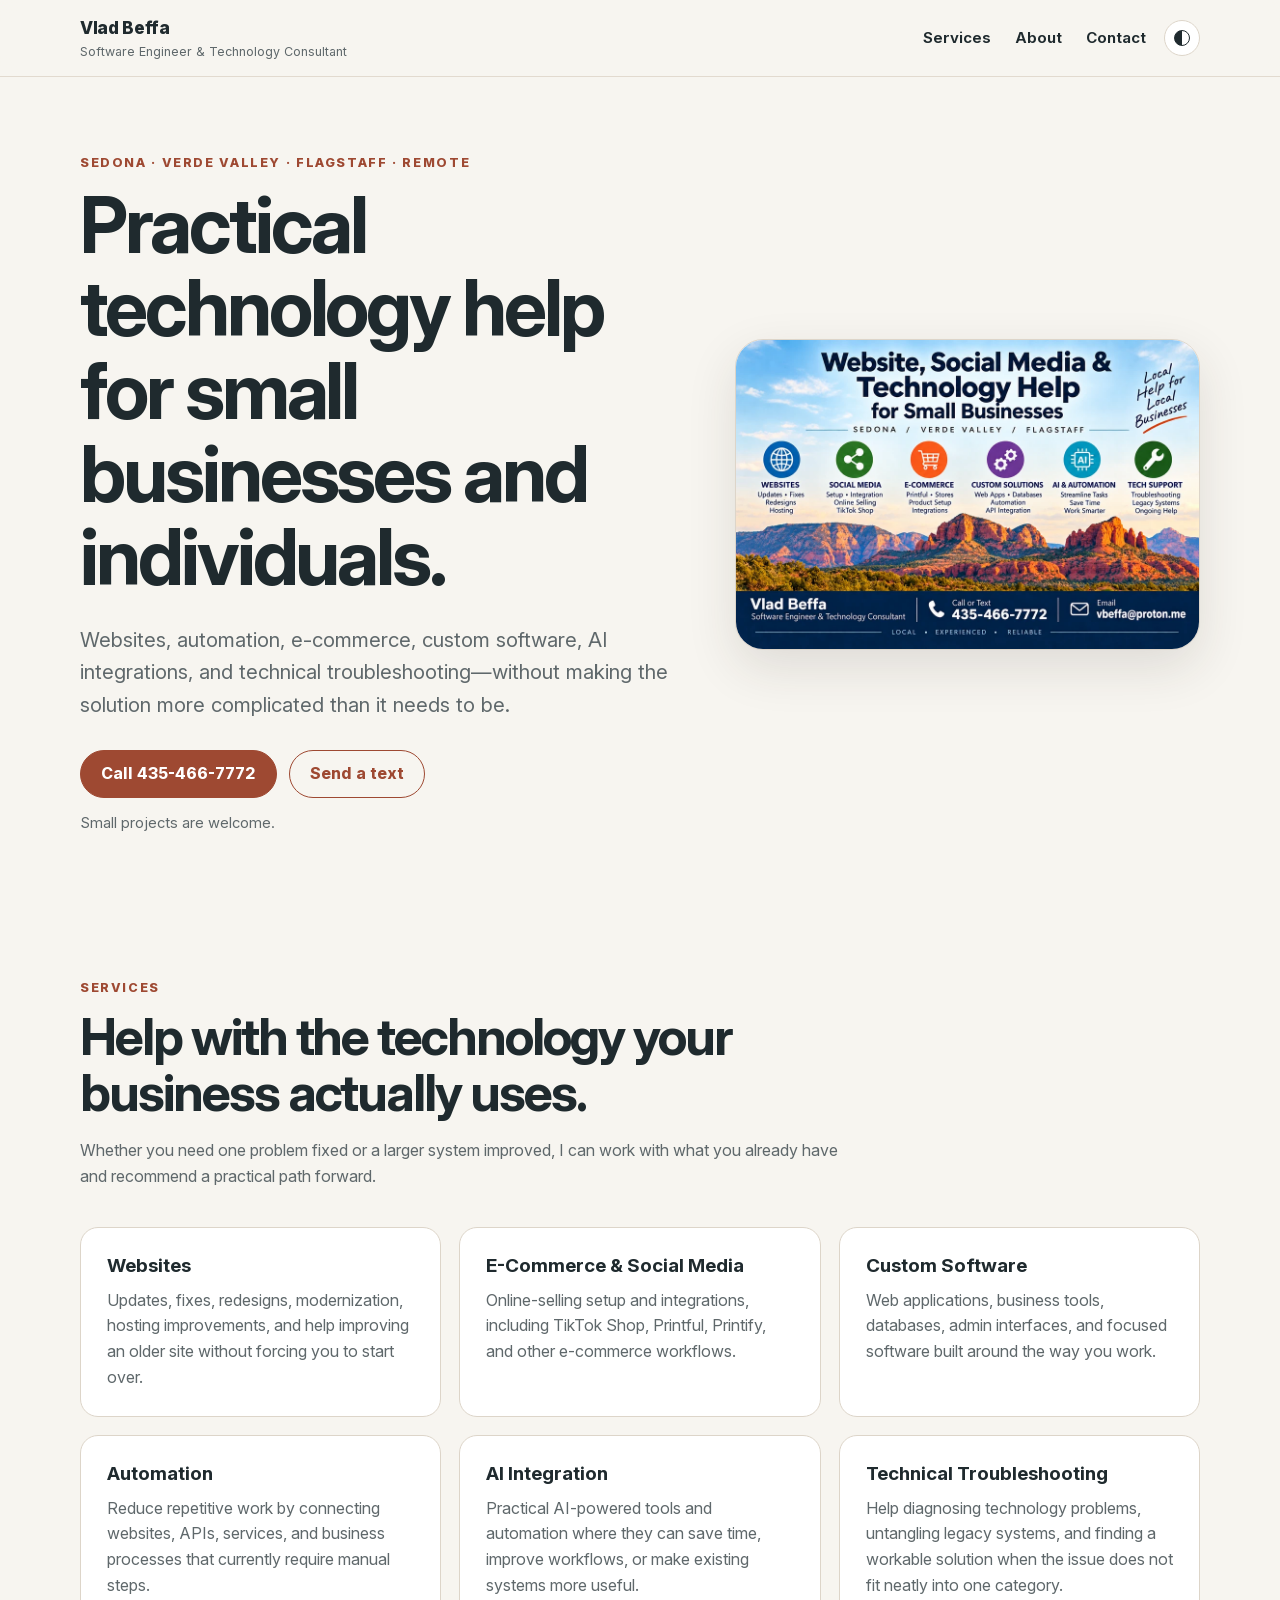
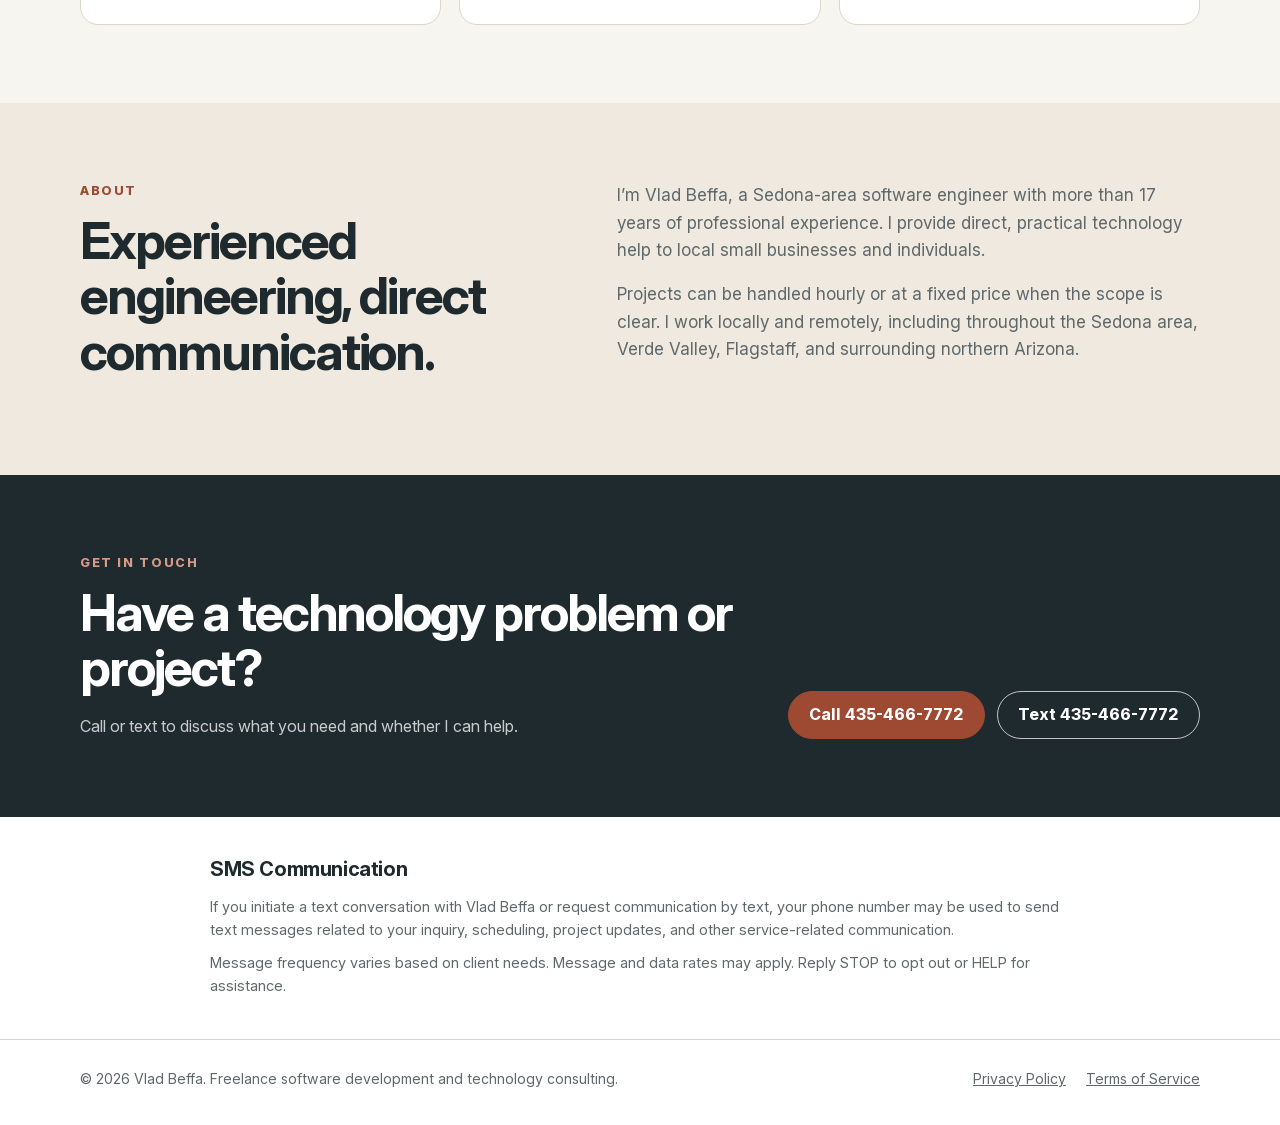
<file: index.html>
<!DOCTYPE html>
<html lang="en">
<head>
  <meta charset="UTF-8">
  <meta name="viewport" content="width=device-width, initial-scale=1.0">
  <meta
    name="description"
    content="Vlad Beffa provides practical website, software, automation, e-commerce, AI, and technology consulting for small businesses and individuals in Sedona, the Verde Valley, Flagstaff, and remotely."
  >
  <meta property="og:type" content="website">
  <meta property="og:url" content="https://vladbeffa.com/">
  <meta property="og:title" content="Vlad Beffa | Software Engineer &amp; Technology Consultant">
  <meta
    property="og:description"
    content="Vlad Beffa provides practical website, software, automation, e-commerce, AI, and technology consulting for small businesses and individuals in Sedona, the Verde Valley, Flagstaff, and remotely."
  >
  <meta property="og:image" content="https://vladbeffa.com/images/social-preview.jpg">
  <meta property="og:image:type" content="image/jpeg">
  <meta property="og:image:width" content="1200">
  <meta property="og:image:height" content="630">
  <meta
    property="og:image:alt"
    content="Vlad Beffa — Software Engineer & Technology Consultant"
  >
  <meta name="twitter:card" content="summary_large_image">
  <meta name="twitter:title" content="Vlad Beffa | Software Engineer & Technology Consultant">
  <meta
    name="twitter:description"
    content="Vlad Beffa provides practical website, software, automation, e-commerce, AI, and technology consulting for small businesses and individuals in Sedona, the Verde Valley, Flagstaff, and remotely."
  >
  <meta name="twitter:image" content="https://vladbeffa.com/images/social-preview.jpg">
  <meta
    name="twitter:image:alt"
    content="Vlad Beffa — Software Engineer & Technology Consultant"
  >
  <title>Vlad Beffa | Software Engineer & Technology Consultant</title>
  <link rel="icon" href="favicon.svg" type="image/svg+xml">
  <script>
    (function () {
      try {
        var theme = localStorage.getItem("vlad-theme");
        if (theme === "light" || theme === "dark") {
          document.documentElement.dataset.theme = theme;
        }
      } catch (error) {}
    })();
  </script>
  <link rel="stylesheet" href="styles.css">
  <script src="theme.js" defer></script>
</head>
<body>
  <header class="site-header">
    <div class="container header-inner">
      <a class="brand" href="#top" aria-label="Vlad Beffa home">
        <span class="brand-name">Vlad Beffa</span>
        <span class="brand-role">Software Engineer &amp; Technology Consultant</span>
      </a>

      <div class="header-actions">
        <nav class="site-nav" aria-label="Primary navigation">
          <a href="#services">Services</a>
          <a href="#about">About</a>
          <a href="#contact">Contact</a>
        </nav>

        <details class="theme-picker" data-theme-picker>
          <summary aria-label="Color theme: System. Choose color theme" title="Theme: System">
            <span class="theme-icon" aria-hidden="true"></span>
          </summary>
          <div class="theme-menu" role="group" aria-label="Color theme">
            <button type="button" data-theme-option="system" aria-pressed="true">System</button>
            <button type="button" data-theme-option="light" aria-pressed="false">Light</button>
            <button type="button" data-theme-option="dark" aria-pressed="false">Dark</button>
          </div>
        </details>
      </div>
    </div>
  </header>

  <main id="top">
    <section class="hero">
      <div class="container hero-grid">
        <div class="hero-copy">
          <p class="eyebrow">Sedona · Verde Valley · Flagstaff · Remote</p>
          <h1>Practical technology help for small businesses and individuals.</h1>
          <p class="hero-lede">
            Websites, automation, e-commerce, custom software, AI integrations,
            and technical troubleshooting—without making the solution more
            complicated than it needs to be.
          </p>
          <div class="hero-actions">
            <a class="button primary" href="tel:+14354667772">Call 435-466-7772</a>
            <a class="button secondary" href="sms:+14354667772">Send a text</a>
          </div>
          <p class="small-projects">Small projects are welcome.</p>
        </div>

        <a
          class="hero-image-wrap"
          href="images/logo.png"
          target="_blank"
          rel="noopener"
          aria-label="Open full-size consulting graphic"
        >
          <img
            class="hero-image"
            src="images/logo-home.webp"
            width="960"
            height="640"
            alt="Vlad Beffa technology consulting services for Sedona, Verde Valley, and Flagstaff"
            decoding="async"
          >
        </a>
      </div>
    </section>

    <section class="section" id="services">
      <div class="container">
        <div class="section-heading">
          <p class="eyebrow">Services</p>
          <h2>Help with the technology your business actually uses.</h2>
          <p>
            Whether you need one problem fixed or a larger system improved,
            I can work with what you already have and recommend a practical path forward.
          </p>
        </div>

        <div class="services-grid">
          <article class="service-card">
            <h3>Websites</h3>
            <p>
              Updates, fixes, redesigns, modernization, hosting improvements,
              and help improving an older site without forcing you to start over.
            </p>
          </article>

          <article class="service-card">
            <h3>E-Commerce &amp; Social Media</h3>
            <p>
              Online-selling setup and integrations, including TikTok Shop,
              Printful, Printify, and other e-commerce workflows.
            </p>
          </article>

          <article class="service-card">
            <h3>Custom Software</h3>
            <p>
              Web applications, business tools, databases, admin interfaces,
              and focused software built around the way you work.
            </p>
          </article>

          <article class="service-card">
            <h3>Automation</h3>
            <p>
              Reduce repetitive work by connecting websites, APIs, services,
              and business processes that currently require manual steps.
            </p>
          </article>

          <article class="service-card">
            <h3>AI Integration</h3>
            <p>
              Practical AI-powered tools and automation where they can save time,
              improve workflows, or make existing systems more useful.
            </p>
          </article>

          <article class="service-card">
            <h3>Technical Troubleshooting</h3>
            <p>
              Help diagnosing technology problems, untangling legacy systems,
              and finding a workable solution when the issue does not fit neatly
              into one category.
            </p>
          </article>
        </div>
      </div>
    </section>

    <section class="section section-alt" id="about">
      <div class="container about-grid">
        <div>
          <p class="eyebrow">About</p>
          <h2>Experienced engineering, direct communication.</h2>
        </div>

        <div class="about-copy">
          <p>
            I’m Vlad Beffa, a Sedona-area software engineer with more than
            17 years of professional experience. I provide direct, practical
            technology help to local small businesses and individuals.
          </p>
          <p>
            Projects can be handled hourly or at a fixed price when the scope
            is clear. I work locally and remotely, including throughout the
            Sedona area, Verde Valley, Flagstaff, and surrounding northern Arizona.
          </p>
        </div>
      </div>
    </section>

    <section class="section contact-section" id="contact">
      <div class="container contact-card">
        <div>
          <p class="eyebrow">Get in touch</p>
          <h2>Have a technology problem or project?</h2>
          <p>
            Call or text to discuss what you need and whether I can help.
          </p>
        </div>

        <div class="contact-actions">
          <a class="button primary" href="tel:+14354667772">Call 435-466-7772</a>
          <a class="button secondary light" href="sms:+14354667772">Text 435-466-7772</a>
        </div>
      </div>
    </section>

    <section class="sms-section" aria-labelledby="sms-heading">
      <div class="container sms-inner">
        <h2 id="sms-heading">SMS Communication</h2>
        <p>
          If you initiate a text conversation with Vlad Beffa or request communication
          by text, your phone number may be used to send text messages related to your
          inquiry, scheduling, project updates, and other service-related communication.
        </p>
        <p>
          Message frequency varies based on client needs. Message and data rates may apply.
          Reply STOP to opt out or HELP for assistance.
        </p>
      </div>
    </section>
  </main>

  <footer class="site-footer">
    <div class="container footer-inner">
      <p>&copy; 2026 Vlad Beffa. Freelance software development and technology consulting.</p>
      <div class="footer-links">
        <a href="privacy/">Privacy Policy</a>
        <a href="terms/">Terms of Service</a>
      </div>
    </div>
  </footer>
</body>
</html>
</file>
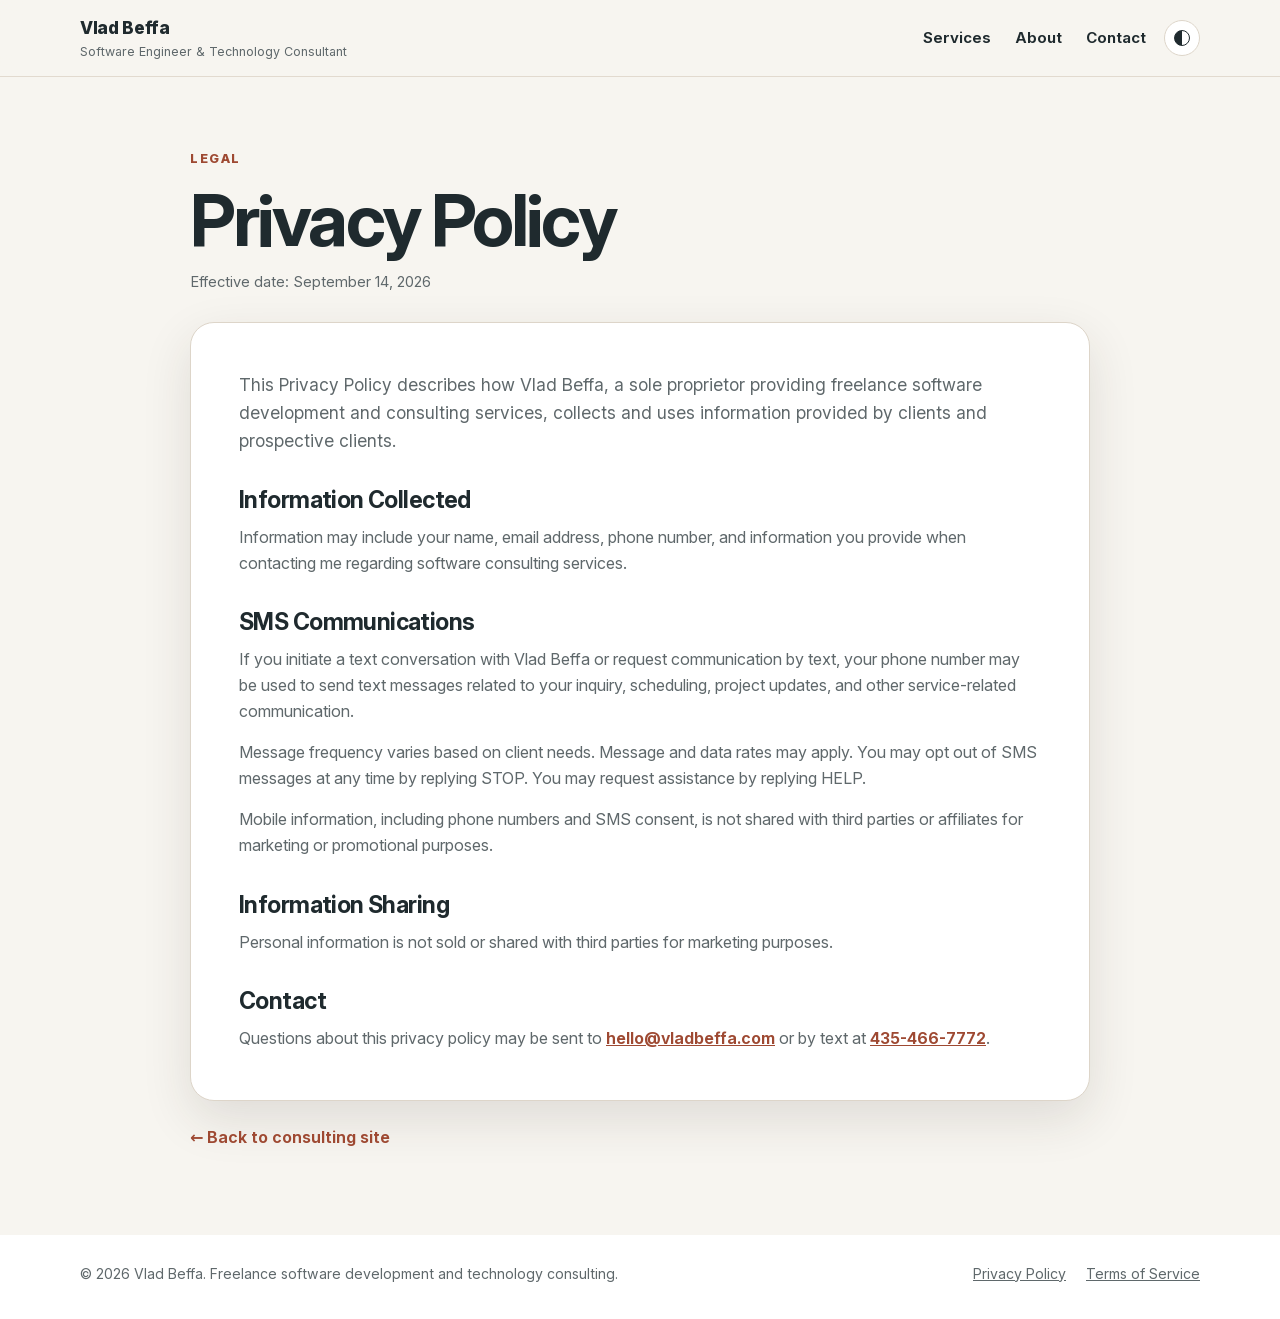
<file: privacy/index.html>
<!DOCTYPE html>
<html lang="en">
<head>
  <meta charset="UTF-8">
  <meta name="viewport" content="width=device-width, initial-scale=1.0">
  <meta name="description" content="Privacy Policy for Vlad Beffa freelance software development and technology consulting.">
  <title>Privacy Policy | Vlad Beffa</title>
  <link rel="icon" href="../favicon.svg" type="image/svg+xml">
  <script>
    (function () {
      try {
        var theme = localStorage.getItem("vlad-theme");
        if (theme === "light" || theme === "dark") {
          document.documentElement.dataset.theme = theme;
        }
      } catch (error) {}
    })();
  </script>
  <link rel="stylesheet" href="../styles.css">
  <script src="../theme.js" defer></script>
</head>
<body>
  <header class="site-header">
    <div class="container header-inner">
      <a class="brand" href="../" aria-label="Vlad Beffa home">
        <span class="brand-name">Vlad Beffa</span>
        <span class="brand-role">Software Engineer &amp; Technology Consultant</span>
      </a>

      <div class="header-actions">
        <nav class="site-nav" aria-label="Primary navigation">
          <a href="../#services">Services</a>
          <a href="../#about">About</a>
          <a href="../#contact">Contact</a>
        </nav>

        <details class="theme-picker" data-theme-picker>
          <summary aria-label="Color theme: System. Choose color theme" title="Theme: System">
            <span class="theme-icon" aria-hidden="true"></span>
          </summary>
          <div class="theme-menu" role="group" aria-label="Color theme">
            <button type="button" data-theme-option="system" aria-pressed="true">System</button>
            <button type="button" data-theme-option="light" aria-pressed="false">Light</button>
            <button type="button" data-theme-option="dark" aria-pressed="false">Dark</button>
          </div>
        </details>
      </div>
    </div>
  </header>

  <main class="legal-main">
    <div class="container legal-layout">
      <div class="legal-heading">
        <p class="eyebrow">Legal</p>
        <h1>Privacy Policy</h1>
        <p class="legal-date">Effective date: September 14, 2026</p>
      </div>

      <article class="legal-card">
        <p>
          This Privacy Policy describes how Vlad Beffa, a sole proprietor providing
          freelance software development and consulting services, collects and uses
          information provided by clients and prospective clients.
        </p>

        <h2>Information Collected</h2>
        <p>
          Information may include your name, email address, phone number, and
          information you provide when contacting me regarding software consulting
          services.
        </p>

        <h2>SMS Communications</h2>
        <p>
          If you initiate a text conversation with Vlad Beffa or request communication
          by text, your phone number may be used to send text messages related to your
          inquiry, scheduling, project updates, and other service-related communication.
        </p>
        <p>
          Message frequency varies based on client needs. Message and data rates
          may apply. You may opt out of SMS messages at any time by replying STOP.
          You may request assistance by replying HELP.
        </p>
        <p>
          Mobile information, including phone numbers and SMS consent, is not
          shared with third parties or affiliates for marketing or promotional
          purposes.
        </p>

        <h2>Information Sharing</h2>
        <p>
          Personal information is not sold or shared with third parties for
          marketing purposes.
        </p>

        <h2>Contact</h2>
        <p>
          Questions about this privacy policy may be sent to
          <a href="mailto:hello@vladbeffa.com">hello@vladbeffa.com</a>
          or by text at <a href="sms:+14354667772">435-466-7772</a>.
        </p>
      </article>

      <a class="back-link" href="../">← Back to consulting site</a>
    </div>
  </main>

  <footer class="site-footer">
    <div class="container footer-inner">
      <p>&copy; 2026 Vlad Beffa. Freelance software development and technology consulting.</p>
      <div class="footer-links">
        <a href="../privacy/" aria-current="page">Privacy Policy</a>
        <a href="../terms/">Terms of Service</a>
      </div>
    </div>
  </footer>
</body>
</html>
</file>
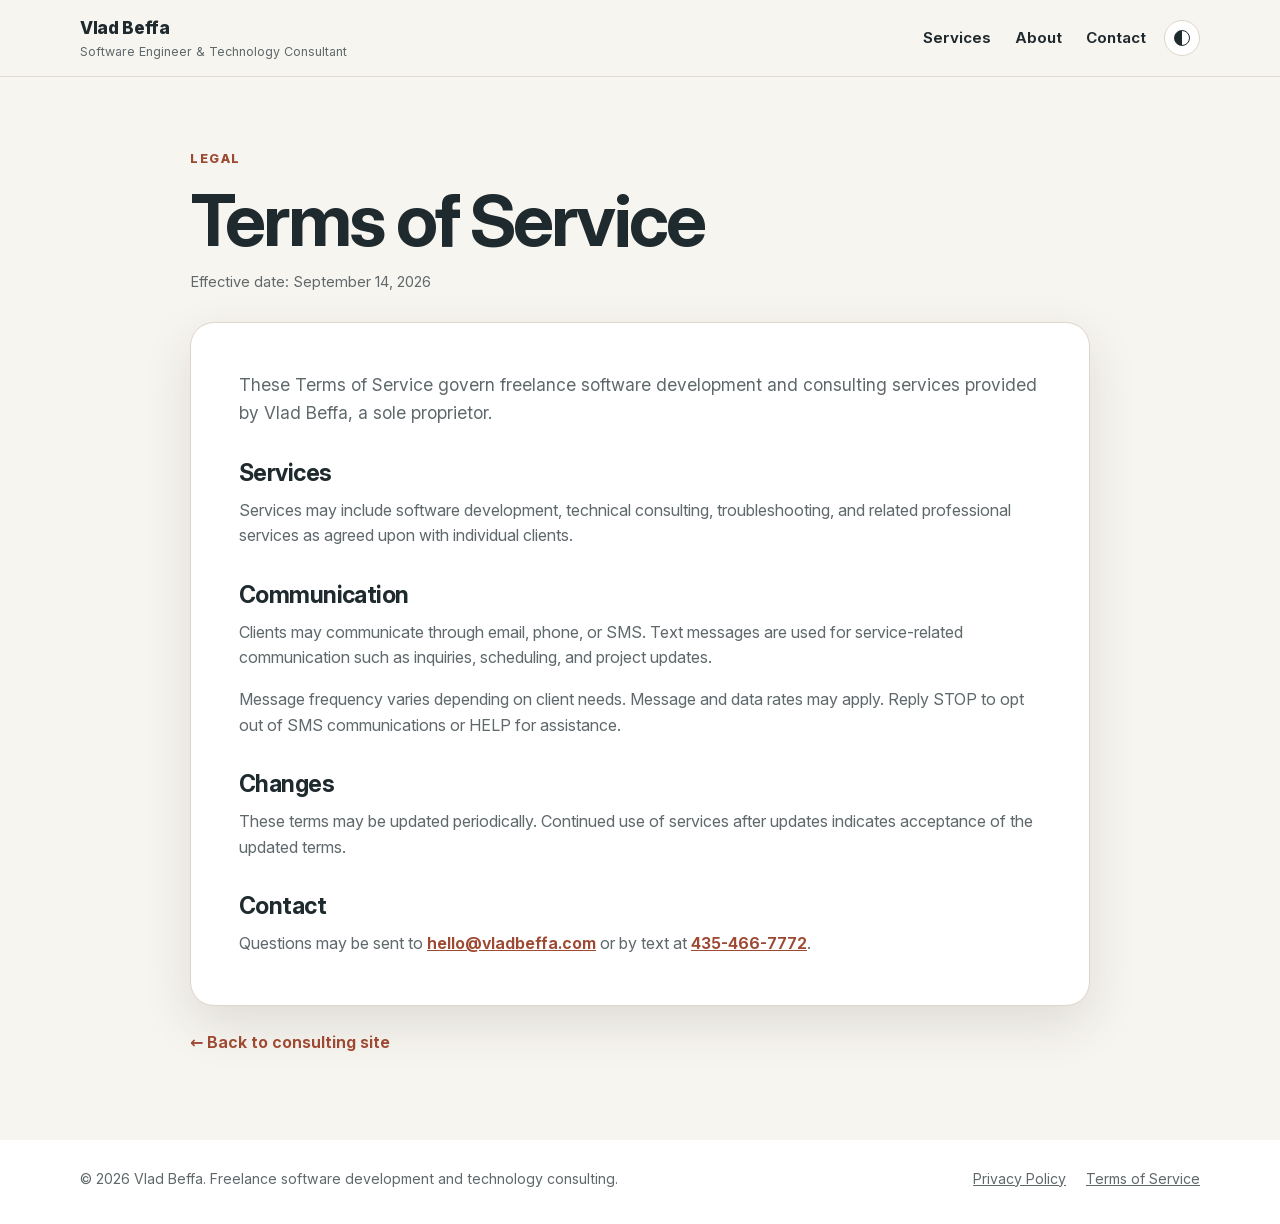
<file: terms/index.html>
<!DOCTYPE html>
<html lang="en">
<head>
  <meta charset="UTF-8">
  <meta name="viewport" content="width=device-width, initial-scale=1.0">
  <meta name="description" content="Terms of Service for Vlad Beffa freelance software development and technology consulting.">
  <title>Terms of Service | Vlad Beffa</title>
  <link rel="icon" href="../favicon.svg" type="image/svg+xml">
  <script>
    (function () {
      try {
        var theme = localStorage.getItem("vlad-theme");
        if (theme === "light" || theme === "dark") {
          document.documentElement.dataset.theme = theme;
        }
      } catch (error) {}
    })();
  </script>
  <link rel="stylesheet" href="../styles.css">
  <script src="../theme.js" defer></script>
</head>
<body>
  <header class="site-header">
    <div class="container header-inner">
      <a class="brand" href="../" aria-label="Vlad Beffa home">
        <span class="brand-name">Vlad Beffa</span>
        <span class="brand-role">Software Engineer &amp; Technology Consultant</span>
      </a>

      <div class="header-actions">
        <nav class="site-nav" aria-label="Primary navigation">
          <a href="../#services">Services</a>
          <a href="../#about">About</a>
          <a href="../#contact">Contact</a>
        </nav>

        <details class="theme-picker" data-theme-picker>
          <summary aria-label="Color theme: System. Choose color theme" title="Theme: System">
            <span class="theme-icon" aria-hidden="true"></span>
          </summary>
          <div class="theme-menu" role="group" aria-label="Color theme">
            <button type="button" data-theme-option="system" aria-pressed="true">System</button>
            <button type="button" data-theme-option="light" aria-pressed="false">Light</button>
            <button type="button" data-theme-option="dark" aria-pressed="false">Dark</button>
          </div>
        </details>
      </div>
    </div>
  </header>

  <main class="legal-main">
    <div class="container legal-layout">
      <div class="legal-heading">
        <p class="eyebrow">Legal</p>
        <h1>Terms of Service</h1>
        <p class="legal-date">Effective date: September 14, 2026</p>
      </div>

      <article class="legal-card">
        <p>
          These Terms of Service govern freelance software development and consulting
          services provided by Vlad Beffa, a sole proprietor.
        </p>

        <h2>Services</h2>
        <p>
          Services may include software development, technical consulting,
          troubleshooting, and related professional services as agreed upon with
          individual clients.
        </p>

        <h2>Communication</h2>
        <p>
          Clients may communicate through email, phone, or SMS. Text messages are
          used for service-related communication such as inquiries, scheduling,
          and project updates.
        </p>
        <p>
          Message frequency varies depending on client needs. Message and data
          rates may apply. Reply STOP to opt out of SMS communications or HELP
          for assistance.
        </p>

        <h2>Changes</h2>
        <p>
          These terms may be updated periodically. Continued use of services after
          updates indicates acceptance of the updated terms.
        </p>

        <h2>Contact</h2>
        <p>
          Questions may be sent to
          <a href="mailto:hello@vladbeffa.com">hello@vladbeffa.com</a>
          or by text at <a href="sms:+14354667772">435-466-7772</a>.
        </p>
      </article>

      <a class="back-link" href="../">← Back to consulting site</a>
    </div>
  </main>

  <footer class="site-footer">
    <div class="container footer-inner">
      <p>&copy; 2026 Vlad Beffa. Freelance software development and technology consulting.</p>
      <div class="footer-links">
        <a href="../privacy/">Privacy Policy</a>
        <a href="../terms/" aria-current="page">Terms of Service</a>
      </div>
    </div>
  </footer>
</body>
</html>
</file>
<file: styles.css>
@font-face {
  font-family: "Inter";
  font-style: normal;
  font-weight: 100 900;
  font-display: swap;
  src: url("fonts/InterVariable-latin.woff2") format("woff2");
}

:root {
  color-scheme: light;
  --bg: #f7f5f0;
  --surface: #ffffff;
  --surface-alt: #efe9df;
  --text: #1f2a2e;
  --muted: #5f686b;
  --accent: #9e4932;
  --accent-dark: #74301f;
  --border: #ddd5c9;
  --shadow: 0 18px 50px rgba(46, 38, 31, 0.12);
  --header-bg: rgba(247, 245, 240, 0.94);
  --header-border: rgba(221, 213, 201, 0.82);
  --secondary-hover: rgba(158, 73, 50, 0.08);
  --contact-bg: #1f2a2e;
  --contact-text: #ffffff;
  --contact-muted: rgba(255, 255, 255, 0.76);
  --contact-eyebrow: #d89a87;
  --radius: 18px;
  --max-width: 1120px;
}

:root[data-theme="dark"] {
  color-scheme: dark;
  --bg: #151819;
  --surface: #1f2325;
  --surface-alt: #272c2e;
  --text: #f2f0eb;
  --muted: #b7bdbe;
  --accent: #e08a70;
  --accent-dark: #f0a48d;
  --border: #3a4245;
  --shadow: 0 18px 50px rgba(0, 0, 0, 0.34);
  --header-bg: rgba(21, 24, 25, 0.94);
  --header-border: rgba(58, 66, 69, 0.88);
  --secondary-hover: rgba(224, 138, 112, 0.12);
  --contact-bg: #0f1213;
  --contact-text: #ffffff;
  --contact-muted: rgba(255, 255, 255, 0.74);
  --contact-eyebrow: #e6a28e;
}

@media (prefers-color-scheme: dark) {
  :root:not([data-theme]) {
    color-scheme: dark;
    --bg: #151819;
    --surface: #1f2325;
    --surface-alt: #272c2e;
    --text: #f2f0eb;
    --muted: #b7bdbe;
    --accent: #e08a70;
    --accent-dark: #f0a48d;
    --border: #3a4245;
    --shadow: 0 18px 50px rgba(0, 0, 0, 0.34);
    --header-bg: rgba(21, 24, 25, 0.94);
    --header-border: rgba(58, 66, 69, 0.88);
    --secondary-hover: rgba(224, 138, 112, 0.12);
    --contact-bg: #0f1213;
    --contact-text: #ffffff;
    --contact-muted: rgba(255, 255, 255, 0.74);
    --contact-eyebrow: #e6a28e;
  }
}

* {
  box-sizing: border-box;
}

html {
  scroll-behavior: smooth;
}

body {
  margin: 0;
  background: var(--bg);
  color: var(--text);
  font-family:
    Inter, ui-sans-serif, system-ui, -apple-system, BlinkMacSystemFont, "Segoe UI",
    sans-serif;
  font-size: 16px;
  line-height: 1.6;
}

img {
  display: block;
  max-width: 100%;
}

a {
  color: inherit;
}

.container {
  width: min(calc(100% - 40px), var(--max-width));
  margin-inline: auto;
}

.site-header {
  position: sticky;
  top: 0;
  z-index: 10;
  border-bottom: 1px solid var(--header-border);
  background: var(--header-bg);
  backdrop-filter: blur(12px);
}

.header-inner {
  display: flex;
  min-height: 76px;
  align-items: center;
  justify-content: space-between;
  gap: 28px;
}

.brand {
  display: flex;
  flex-direction: column;
  text-decoration: none;
}

.brand-name {
  font-size: 1.08rem;
  font-weight: 800;
  letter-spacing: -0.02em;
}

.brand-role {
  color: var(--muted);
  font-size: 0.78rem;
}

.header-actions {
  display: flex;
  align-items: center;
  gap: 18px;
}

.site-nav {
  display: flex;
  gap: 24px;
  font-size: 0.94rem;
  font-weight: 650;
}

.theme-picker {
  position: relative;
}

.theme-picker summary {
  display: inline-flex;
  width: 36px;
  height: 36px;
  align-items: center;
  justify-content: center;
  border: 1px solid var(--border);
  border-radius: 50%;
  background: var(--surface);
  color: var(--text);
  cursor: pointer;
  list-style: none;
}

.theme-picker summary::-webkit-details-marker {
  display: none;
}

.theme-picker summary:hover,
.theme-picker summary:focus-visible {
  border-color: var(--accent);
  color: var(--accent);
}

.theme-icon {
  width: 16px;
  height: 16px;
  border: 1.5px solid currentColor;
  border-radius: 50%;
  background: linear-gradient(90deg, currentColor 50%, transparent 50%);
}

.theme-menu {
  position: absolute;
  top: calc(100% + 10px);
  right: 0;
  z-index: 20;
  min-width: 132px;
  border: 1px solid var(--border);
  border-radius: 12px;
  padding: 6px;
  background: var(--surface);
  box-shadow: var(--shadow);
}

.theme-menu button {
  display: flex;
  width: 100%;
  align-items: center;
  justify-content: space-between;
  border: 0;
  border-radius: 8px;
  padding: 8px 10px;
  background: transparent;
  color: var(--text);
  cursor: pointer;
  font: inherit;
  font-size: 0.9rem;
  text-align: left;
}

.theme-menu button:hover,
.theme-menu button:focus-visible {
  background: var(--surface-alt);
}

.theme-menu button[aria-pressed="true"] {
  color: var(--accent);
  font-weight: 750;
}

.theme-menu button[aria-pressed="true"]::after {
  content: "✓";
  margin-left: 12px;
}

.site-nav a {
  text-decoration: none;
}

.site-nav a:hover,
.site-nav a:focus-visible,
.footer-links a:hover,
.footer-links a:focus-visible {
  color: var(--accent);
}

.hero {
  padding: 76px 0 64px;
}

.hero-grid {
  display: grid;
  grid-template-columns: minmax(0, 1fr) minmax(320px, 0.78fr);
  align-items: center;
  gap: 58px;
}

.eyebrow {
  margin: 0 0 12px;
  color: var(--accent);
  font-size: 0.78rem;
  font-weight: 800;
  letter-spacing: 0.13em;
  text-transform: uppercase;
}

h1,
h2,
h3,
p {
  margin-top: 0;
}

h1,
h2 {
  letter-spacing: -0.04em;
  line-height: 1.08;
}

h1 {
  max-width: 780px;
  margin-bottom: 24px;
  font-size: clamp(2.6rem, 6vw, 5.25rem);
}

h2 {
  margin-bottom: 18px;
  font-size: clamp(2rem, 4vw, 3.25rem);
}

h3 {
  margin-bottom: 10px;
  font-size: 1.18rem;
  line-height: 1.25;
}

.hero-lede {
  max-width: 690px;
  margin-bottom: 28px;
  color: var(--muted);
  font-size: clamp(1.08rem, 2vw, 1.28rem);
}

.hero-actions,
.contact-actions {
  display: flex;
  flex-wrap: wrap;
  gap: 12px;
}

.button {
  display: inline-flex;
  min-height: 48px;
  align-items: center;
  justify-content: center;
  border: 1px solid var(--accent);
  border-radius: 999px;
  padding: 10px 20px;
  font-weight: 750;
  text-decoration: none;
  transition:
    transform 120ms ease,
    background 120ms ease,
    color 120ms ease;
}

.button:hover,
.button:focus-visible {
  transform: translateY(-1px);
}

.button.primary {
  background: var(--accent);
  color: #fff;
}

.button.primary:hover,
.button.primary:focus-visible {
  background: var(--accent-dark);
}

.button.secondary {
  color: var(--accent);
}

.button.secondary:hover,
.button.secondary:focus-visible {
  background: var(--secondary-hover);
}

.button.secondary.light {
  border-color: rgba(255, 255, 255, 0.72);
  color: #fff;
}

.button.secondary.light:hover,
.button.secondary.light:focus-visible {
  background: rgba(255, 255, 255, 0.1);
}

.small-projects {
  margin: 14px 0 0;
  color: var(--muted);
  font-size: 0.92rem;
}

.hero-image-wrap {
  overflow: hidden;
  border: 1px solid var(--border);
  border-radius: 28px;
  background: var(--surface);
  box-shadow: var(--shadow);
}

.hero-image {
  width: 100%;
  height: auto;
}

.section {
  padding: 78px 0;
}

.section-alt {
  background: var(--surface-alt);
}

.section-heading {
  max-width: 760px;
  margin-bottom: 38px;
}

.section-heading > p:last-child,
.about-copy,
.service-card p {
  color: var(--muted);
}

.services-grid {
  display: grid;
  grid-template-columns: repeat(3, minmax(0, 1fr));
  gap: 18px;
}

.service-card {
  border: 1px solid var(--border);
  border-radius: var(--radius);
  padding: 26px;
  background: var(--surface);
}

.service-card p {
  margin-bottom: 0;
}

.about-grid {
  display: grid;
  grid-template-columns: minmax(0, 0.8fr) minmax(0, 1fr);
  gap: 70px;
}

.about-copy {
  font-size: 1.07rem;
}

.about-copy p:last-child {
  margin-bottom: 0;
}

.contact-section {
  background: var(--contact-bg);
  color: var(--contact-text);
}

.contact-card {
  display: flex;
  align-items: end;
  justify-content: space-between;
  gap: 48px;
}

.contact-card h2 {
  max-width: 720px;
}

.contact-card p:not(.eyebrow) {
  margin-bottom: 0;
  color: var(--contact-muted);
}

.contact-card .eyebrow {
  color: var(--contact-eyebrow);
}

.contact-actions {
  flex: 0 0 auto;
}

.sms-section {
  padding: 42px 0;
  border-bottom: 1px solid var(--border);
  background: var(--surface);
}

.sms-inner {
  max-width: 860px;
}

.sms-inner h2 {
  margin-bottom: 14px;
  font-size: 1.25rem;
  letter-spacing: -0.02em;
}

.sms-inner p {
  margin-bottom: 10px;
  color: var(--muted);
  font-size: 0.9rem;
}

.sms-inner p:last-child {
  margin-bottom: 0;
}

.site-footer {
  padding: 28px 0 34px;
  background: var(--surface);
  color: var(--muted);
  font-size: 0.88rem;
}

.footer-inner {
  display: flex;
  align-items: center;
  justify-content: space-between;
  gap: 24px;
}

.footer-inner p {
  margin-bottom: 0;
}

.footer-links {
  display: flex;
  flex-wrap: wrap;
  gap: 20px;
}

@media (max-width: 900px) {
  .hero-grid,
  .about-grid {
    grid-template-columns: 1fr;
  }

  .hero-grid {
    gap: 36px;
  }

  .hero-image-wrap {
    max-width: 640px;
  }

  .services-grid {
    grid-template-columns: repeat(2, minmax(0, 1fr));
  }

  .contact-card {
    align-items: flex-start;
    flex-direction: column;
  }
}

@media (max-width: 640px) {
  .container {
    width: min(calc(100% - 28px), var(--max-width));
  }

  .site-header {
    position: static;
  }

  .header-inner {
    min-height: auto;
    align-items: flex-start;
    flex-direction: column;
    gap: 14px;
    padding: 18px 0;
  }

  .header-actions {
    width: 100%;
    justify-content: space-between;
  }

  .site-nav {
    flex: 1;
    justify-content: space-between;
    gap: 12px;
  }

  .hero {
    padding: 52px 0 40px;
  }

  .section {
    padding: 58px 0;
  }

  .services-grid {
    grid-template-columns: 1fr;
  }

  .service-card {
    padding: 22px;
  }

  .hero-actions,
  .contact-actions {
    width: 100%;
  }

  .hero-actions .button,
  .contact-actions .button {
    width: 100%;
  }

  .footer-inner {
    align-items: flex-start;
    flex-direction: column;
  }
}

@media (prefers-reduced-motion: reduce) {
  html {
    scroll-behavior: auto;
  }

  .button {
    transition: none;
  }
}


.legal-main {
  min-height: calc(100vh - 180px);
  padding: 72px 0 84px;
}

.legal-layout {
  max-width: 900px;
}

.legal-heading {
  margin-bottom: 28px;
}

.legal-heading h1 {
  margin-bottom: 12px;
  font-size: clamp(2.5rem, 6vw, 4.5rem);
}

.legal-date {
  margin-bottom: 0;
  color: var(--muted);
  font-size: 0.92rem;
}

.legal-card {
  border: 1px solid var(--border);
  border-radius: 24px;
  padding: clamp(26px, 5vw, 48px);
  background: var(--surface);
  box-shadow: var(--shadow);
}

.legal-card > p:first-child {
  font-size: 1.08rem;
}

.legal-card h2 {
  margin-top: 34px;
  margin-bottom: 12px;
  font-size: 1.45rem;
  letter-spacing: -0.025em;
}

.legal-card p {
  color: var(--muted);
}

.legal-card p:last-child {
  margin-bottom: 0;
}

.legal-card a,
.back-link {
  color: var(--accent);
  font-weight: 650;
}

.legal-card a:hover,
.legal-card a:focus-visible,
.back-link:hover,
.back-link:focus-visible {
  color: var(--accent-dark);
}

.back-link {
  display: inline-block;
  margin-top: 24px;
  text-decoration: none;
}

@media (max-width: 640px) {
  .legal-main {
    padding: 50px 0 60px;
  }

  .legal-card {
    border-radius: 18px;
  }
}
</file>
